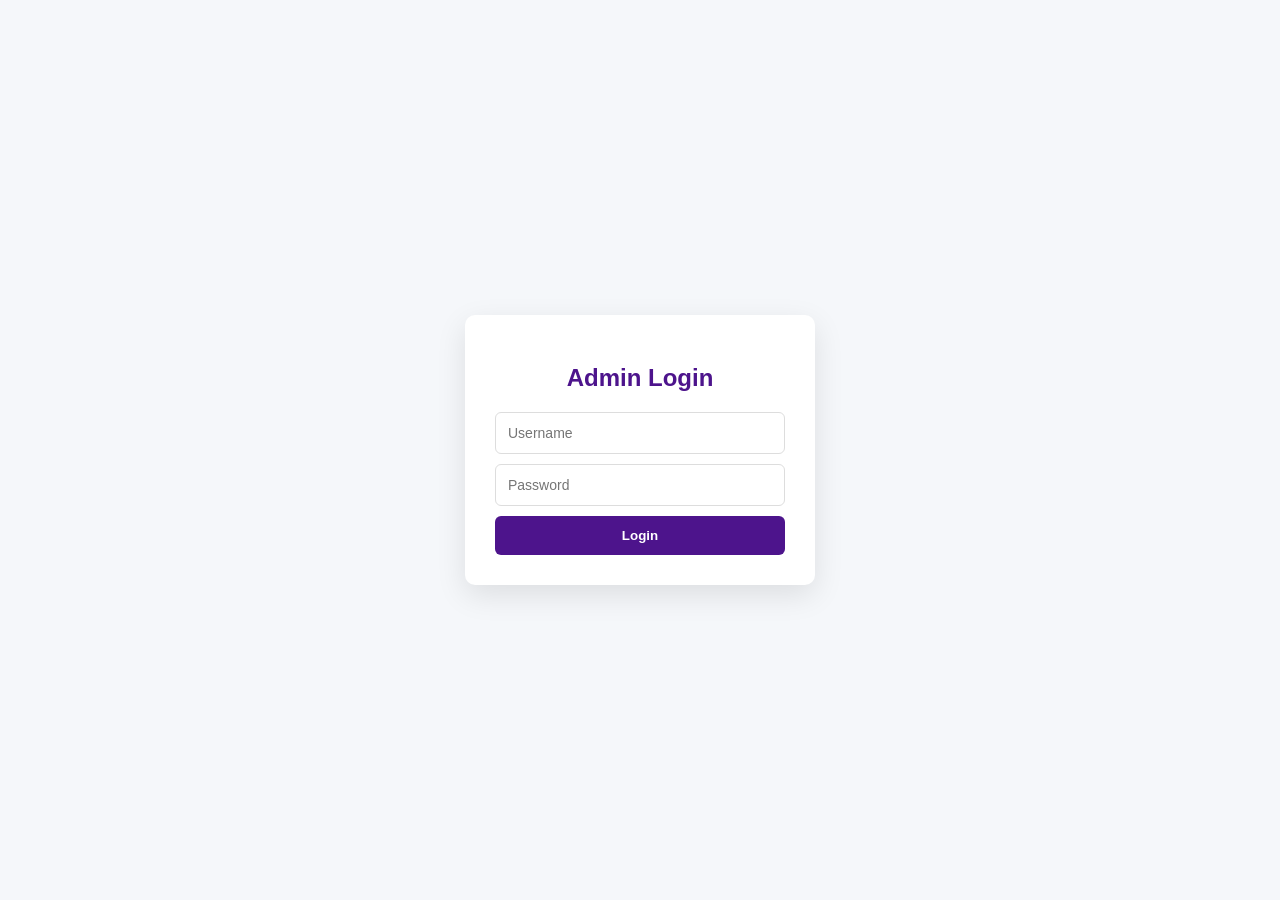
<file: asdmin.html>
<!DOCTYPE html>
<html lang="en">
<head>
<meta charset="UTF-8">
<meta name="viewport" content="width=device-width, initial-scale=1.0">
<title>Admin Dashboard</title>

<style>
* {
  box-sizing: border-box;
  font-family: 'Inter', Arial, sans-serif;
}

body {
  margin: 0;
  background: #f5f7fa;
}

/* LOGIN */
.login-container {
  display: flex;
  height: 100vh;
  justify-content: center;
  align-items: center;
}

.login-box {
  background: #fff;
  padding: 30px;
  border-radius: 10px;
  width: 100%;
  max-width: 350px;
  box-shadow: 0 10px 30px rgba(0,0,0,0.1);
}

.login-box h2 {
  text-align: center;
  margin-bottom: 20px;
  color: #4D148C;
}

/* DASHBOARD */
.dashboard {
  display: none;
  padding: 20px;
}

.header {
  background: #4D148C;
  color: #fff;
  padding: 15px;
  font-weight: bold;
  text-align: center;
  border-radius: 8px;
  margin-bottom: 20px;
}

/* GRID */
.grid {
  display: grid;
  grid-template-columns: 1fr 1fr;
  gap: 20px;
}

/* CARD */
.card {
  background: #fff;
  padding: 20px;
  border-radius: 10px;
  box-shadow: 0 4px 14px rgba(0,0,0,0.08);
}

.card h2 {
  margin-bottom: 15px;
  color: #4D148C;
}

/* INPUT */
input {
  width: 100%;
  padding: 12px;
  margin-bottom: 10px;
  border: 1px solid #ddd;
  border-radius: 6px;
  font-size: 14px;
}

/* BUTTON */
button {
  width: 100%;
  padding: 12px;
  border: none;
  background: #4D148C;
  color: #fff;
  font-weight: bold;
  border-radius: 6px;
  cursor: pointer;
  transition: 0.3s;
}

button:hover {
  background: #3a0f6f;
}

/* MOBILE */
@media(max-width: 768px) {
  .grid {
    grid-template-columns: 1fr;
  }
}

  table th, table td {
  padding: 10px;
  border-bottom: 1px solid #eee;
  text-align: left;
  font-size: 14px;
}

table tr:hover {
  background: #f9f9f9;
}
  /* SELECT DROPDOWN */
.select {
  width: 100%;
  padding: 12px;
  margin-bottom: 10px;
  border: 1px solid #ddd;
  border-radius: 6px;
  font-size: 14px;
  background: #fff;
  color: #333;
  cursor: pointer;

  /* remove ugly default styles */
  appearance: none;
  -webkit-appearance: none;
  -moz-appearance: none;

  /* custom arrow */
  background-image: url("data:image/svg+xml;utf8,<svg fill='%234D148C' height='20' viewBox='0 0 20 20' width='20' xmlns='http://www.w3.org/2000/svg'><path d='M5 7l5 5 5-5z'/></svg>");
  background-repeat: no-repeat;
  background-position: right 10px center;
  background-size: 16px;
}

/* HOVER */
.select:hover {
  border-color: #4D148C;
}

/* FOCUS */
.select:focus {
  outline: none;
  border-color: #4D148C;
  box-shadow: 0 0 0 2px rgba(77, 20, 140, 0.1);
}

/* MOBILE FIX */
@media(max-width: 768px) {
  .select {
    font-size: 16px;
  }
}

  .delete-btn {
  background: #ff4d4f;
  border: none;
  padding: 6px 12px;
  color: #fff; /* 🔥 change from black to white */
  border-radius: 5px;
  cursor: pointer;
  font-size: 13px;
}

.delete-btn:hover {
  background: #d9363e;
}
</style>
</head>

<body>

<!-- LOGIN -->
<div class="login-container" id="loginBox">
  <div class="login-box">
    <h2>Admin Login</h2>
    <input id="username" placeholder="Username">
    <input id="password" type="password" placeholder="Password">
    <button onclick="login()">Login</button>
  </div>
</div>

<!-- DASHBOARD -->
<div class="dashboard" id="dashboard">

  <div class="header">
  FedEx Admin Dashboard
  <button onclick="logout()" style="float:right;width:auto;padding:6px 12px;margin-left:10px;background:#FF6600;">
    Logout
  </button>
</div>

  <div class="grid">

    <!-- CREATE -->
    <div class="card">
      <h2>Create Shipment</h2>
      <input id="email" placeholder="Customer Email">
      <input id="from" placeholder="From">
      <input id="to" placeholder="To">
      <input id="estimated" placeholder="Estimated Delivery">
      <button onclick="create()">Create Shipment</button>
    </div>

    <!-- UPDATE -->
    <div class="card">
      <h2>Update Shipment</h2>
      <input id="track" placeholder="Tracking Number">
      
      <select id="status" class="select">
  <option>Shipment created</option>
  <option>In Transit</option>
  <option>Out for Delivery</option>
  <option>Delivered</option>
</select>
      <input id="location" placeholder="Current Location">
      <button onclick="update()">Update Shipment</button>
    </div>

  </div>
<div class="card" style="margin-top:20px;">
  <h2>All Shipments</h2>

  <div style="overflow-x:auto;">
    <table id="shipmentTable" style="width:100%;border-collapse:collapse;">
      <thead>
        <tr style="background:#4D148C;color:#fff;">
          <th style="padding:10px;">Tracking</th>
          <th>Email</th>
          <th>From</th>
          <th>To</th>
          <th>Status</th>
          <th>Location</th>
          <th>Estimated</th>
          <th>Action</th>
        </tr>
      </thead>
      <tbody></tbody>
    </table>
  </div>
</div>
</div>

<script>
const API = "https://xn--km-xqa.com/";
const TOKEN = "securetoken123";

// 🔐 CHECK LOGIN ON LOAD
window.onload = function() {
  const loggedIn = localStorage.getItem("admin_logged_in");

  if (loggedIn === "true") {
    showDashboard(); // ✅ CALL IT
  }
};
// 🔐 LOGIN
function login() {
  const user = document.getElementById("username").value;
  const pass = document.getElementById("password").value;

  if (user === "fedex-91usr" && pass === "delisi23") {
    localStorage.setItem("admin_logged_in", "true");
    showDashboard();
  } else {
    alert("Invalid login");
  }
}

// 🚪 LOGOUT
function logout() {
  localStorage.removeItem("admin_logged_in");
  location.reload();
}

// SHOW DASHBOARD

  function showDashboard() {
  document.getElementById("loginBox").style.display = "none";
  document.getElementById("dashboard").style.display = "block";

  loadShipments(); // 🔥 THIS WAS MISSING
}


// 📦 CREATE
async function create() {
  try {
    const res = await fetch(API + "create.php", {
      method: "POST",
      headers: {
        "Content-Type": "application/json",
        "Authorization": TOKEN
      },
      body: JSON.stringify({
        email: email.value,
        from: from.value,
        to: to.value,
        estimated: estimated.value
      })
    });

    const data = await res.json();

    if (data.tracking) {
  alert("✅ Tracking Created: " + data.tracking);
  loadShipments(); // 🔥 ADD THIS LINE
} else {
  alert("❌ Error creating shipment");
}

  } catch (err) {
    alert("Server error");
  }
}

// 🔄 UPDATE
async function update() {
  const tracking = document.getElementById("track").value;
  const statusVal = document.getElementById("status").value;
  const locationVal = document.getElementById("location").value;

  // 🔥 VALIDATION
  if (!tracking || !statusVal || !locationVal) {
    alert("❌ Please fill all fields");
    return;
  }

  try {
    const res = await fetch(API + "update.php", {
      method: "POST",
      headers: {
        "Content-Type": "application/json",
        "Authorization": TOKEN
      },
      body: JSON.stringify({
        tracking: tracking,
        status: statusVal,
        location: locationVal
      })
    });

    const text = await res.text();
    console.log("UPDATE RAW:", text);

    const data = JSON.parse(text);

    if (data.status === "updated") {
      alert("✅ Shipment Updated");
      loadShipments();
    } else {
      alert("❌ " + (data.error || "Update failed"));
    }

  } catch (err) {
    console.error(err);
    alert("Server error");
  }
}
</script>
<script>
// 📊 LOAD SHIPMENTS
async function loadShipments() {
  try {
    console.log("Fetching shipments...");

    const res = await fetch(API + "get_shipments.php");
    const text = await res.text();

    console.log("RAW RESPONSE:", text);

    const data = JSON.parse(text);

    const tbody = document.querySelector("#shipmentTable tbody");
    tbody.innerHTML = "";

  data.forEach(item => {
  tbody.innerHTML += `
    <tr>
      <td>${item.tracking}</td>
      <td>${item.email}</td>
      <td>${item.sender}</td>
      <td>${item.receiver}</td>
      <td>${item.status}</td>
      <td>${item.location}</td>
      <td>${item.estimated}</td>
      <td>
        <button class="delete-btn" onclick="deleteShipment('${item.tracking}')">
          Delete
        </button>
      </td>
    </tr>
  `;
});

  } catch (err) {
    console.error("ERROR:", err);
  }
}

  async function deleteShipment(tracking) {
  if (!confirm("⚠️ Are you sure you want to delete this shipment?")) return;

  try {
    const res = await fetch(API + "delete.php", {
      method: "POST",
      headers: {
        "Content-Type": "application/json",
        "Authorization": TOKEN
      },
      body: JSON.stringify({ tracking })
    });

    const data = await res.json();

    if (data.status === "deleted") {
      alert("✅ Shipment deleted");
      loadShipments();
    } else {
      alert("❌ " + (data.error || "Delete failed"));
    }

  } catch (err) {
    alert("Server error");
  }
}
</script>
</body>
</html>
</file>
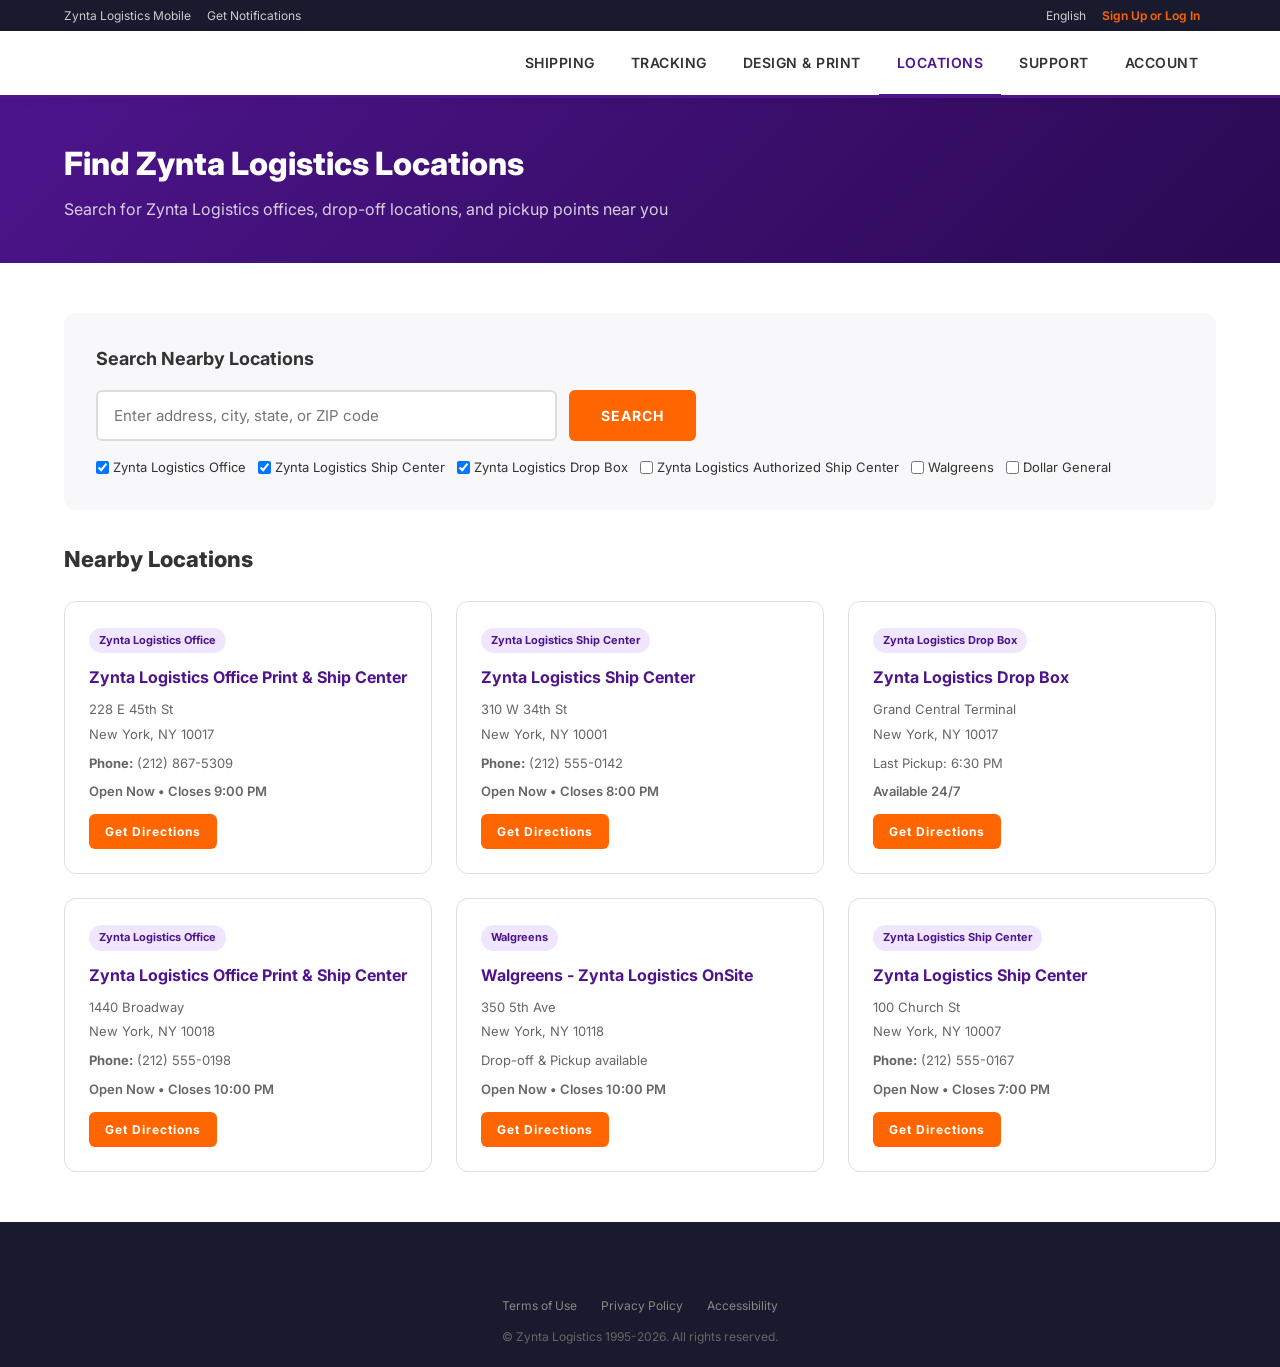
<file: locations.html>
<!DOCTYPE html>
<html lang="en">
<head>
  <meta charset="UTF-8">
  <meta name="viewport" content="width=device-width, initial-scale=1.0">
  <title>Find Locations | Zynta Logistics </title>
  <link rel="preconnect" href="https://fonts.googleapis.com">
  <link href="https://fonts.googleapis.com/css2?family=Inter:wght@400;500;600;700;800&display=swap" rel="stylesheet">
  <link rel="stylesheet" href="/styles.css">
</head>
<body>
  <div class="utility-bar">
    <div class="container utility-bar-inner">
      <div class="utility-links"><a href="#">Zynta Logistics  Mobile</a><a href="#">Get Notifications</a></div>
      <div class="utility-right"><a href="#">English</a><a href="/login.html">Sign Up or Log In</a></div>
    </div>
  </div>

  <header class="main-header">
    <div class="container header-inner">
      <a href="/" class="logo">
        <svg viewBox="0 0 200 60" width="140" height="42">
          <text x="5" y="42" font-family="Inter, sans-serif" font-weight="800" font-size="38" fill="#4D148C"></text>
          <text x="69" y="42" font-family="Inter, sans-serif" font-weight="800" font-size="38" fill="#FF6600"></text>
        </svg>
      </a>
      <nav class="main-nav">
        <a href="/shipping.html" class="nav-link">Shipping</a>
        <a href="/tracking.html" class="nav-link">Tracking</a>
        <a href="#" class="nav-link">Design & Print</a>
        <a href="/locations.html" class="nav-link" style="border-bottom-color:#4D148C;color:#4D148C;">Locations</a>
        <a href="/support.html" class="nav-link">Support</a>
        <a href="#" class="nav-link">Account</a>
      </nav>
      <button class="mobile-menu-btn" aria-label="Menu"><span></span><span></span><span></span></button>
    </div>
  </header>

  <div class="page-header">
    <div class="container">
      <h1>Find Zynta Logistics  Locations</h1>
      <p>Search for Zynta Logistics  offices, drop-off locations, and pickup points near you</p>
    </div>
  </div>

  <div class="page-content">
    <div class="container">
      <div class="location-search">
        <h3 style="font-size:18px;font-weight:700;margin-bottom:16px;">Search Nearby Locations</h3>
        <div class="location-search-inner">
          <input type="text" placeholder="Enter address, city, state, or ZIP code">
          <button class="btn-primary">SEARCH</button>
        </div>
        <div style="margin-top:16px;display:flex;gap:12px;flex-wrap:wrap;">
          <label style="font-size:13px;display:flex;align-items:center;gap:4px;cursor:pointer;">
            <input type="checkbox" checked> Zynta Logistics  Office
          </label>
          <label style="font-size:13px;display:flex;align-items:center;gap:4px;cursor:pointer;">
            <input type="checkbox" checked> Zynta Logistics  Ship Center
          </label>
          <label style="font-size:13px;display:flex;align-items:center;gap:4px;cursor:pointer;">
            <input type="checkbox" checked> Zynta Logistics  Drop Box
          </label>
          <label style="font-size:13px;display:flex;align-items:center;gap:4px;cursor:pointer;">
            <input type="checkbox"> Zynta Logistics  Authorized Ship Center
          </label>
          <label style="font-size:13px;display:flex;align-items:center;gap:4px;cursor:pointer;">
            <input type="checkbox"> Walgreens
          </label>
          <label style="font-size:13px;display:flex;align-items:center;gap:4px;cursor:pointer;">
            <input type="checkbox"> Dollar General
          </label>
        </div>
      </div>

      <h2 style="font-size:22px;font-weight:800;margin-bottom:24px;">Nearby Locations</h2>

      <div class="locations-list">
        <div class="location-card">
          <span class="location-type">Zynta Logistics  Office</span>
          <h3>Zynta Logistics  Office Print & Ship Center</h3>
          <p>228 E 45th St</p>
          <p>New York, NY 10017</p>
          <p style="margin-top:8px;font-size:13px;"><strong>Phone:</strong> (212) 867-5309</p>
          <p class="location-hours">Open Now &bull; Closes 9:00 PM</p>
          <div style="margin-top:12px;display:flex;gap:8px;">
            <a href="#" class="btn-primary" style="padding:8px 16px;font-size:12px;">Get Directions</a>
          </div>
        </div>
        <div class="location-card">
          <span class="location-type">Zynta Logistics  Ship Center</span>
          <h3>Zynta Logistics  Ship Center</h3>
          <p>310 W 34th St</p>
          <p>New York, NY 10001</p>
          <p style="margin-top:8px;font-size:13px;"><strong>Phone:</strong> (212) 555-0142</p>
          <p class="location-hours">Open Now &bull; Closes 8:00 PM</p>
          <div style="margin-top:12px;display:flex;gap:8px;">
            <a href="#" class="btn-primary" style="padding:8px 16px;font-size:12px;">Get Directions</a>
          </div>
        </div>
        <div class="location-card">
          <span class="location-type">Zynta Logistics  Drop Box</span>
          <h3>Zynta Logistics  Drop Box</h3>
          <p>Grand Central Terminal</p>
          <p>New York, NY 10017</p>
          <p style="margin-top:8px;font-size:13px;">Last Pickup: 6:30 PM</p>
          <p class="location-hours">Available 24/7</p>
          <div style="margin-top:12px;display:flex;gap:8px;">
            <a href="#" class="btn-primary" style="padding:8px 16px;font-size:12px;">Get Directions</a>
          </div>
        </div>
        <div class="location-card">
          <span class="location-type">Zynta Logistics  Office</span>
          <h3>Zynta Logistics  Office Print & Ship Center</h3>
          <p>1440 Broadway</p>
          <p>New York, NY 10018</p>
          <p style="margin-top:8px;font-size:13px;"><strong>Phone:</strong> (212) 555-0198</p>
          <p class="location-hours">Open Now &bull; Closes 10:00 PM</p>
          <div style="margin-top:12px;display:flex;gap:8px;">
            <a href="#" class="btn-primary" style="padding:8px 16px;font-size:12px;">Get Directions</a>
          </div>
        </div>
        <div class="location-card">
          <span class="location-type">Walgreens</span>
          <h3>Walgreens - Zynta Logistics  OnSite</h3>
          <p>350 5th Ave</p>
          <p>New York, NY 10118</p>
          <p style="margin-top:8px;font-size:13px;">Drop-off & Pickup available</p>
          <p class="location-hours">Open Now &bull; Closes 10:00 PM</p>
          <div style="margin-top:12px;display:flex;gap:8px;">
            <a href="#" class="btn-primary" style="padding:8px 16px;font-size:12px;">Get Directions</a>
          </div>
        </div>
        <div class="location-card">
          <span class="location-type">Zynta Logistics  Ship Center</span>
          <h3>Zynta Logistics  Ship Center</h3>
          <p>100 Church St</p>
          <p>New York, NY 10007</p>
          <p style="margin-top:8px;font-size:13px;"><strong>Phone:</strong> (212) 555-0167</p>
          <p class="location-hours">Open Now &bull; Closes 7:00 PM</p>
          <div style="margin-top:12px;display:flex;gap:8px;">
            <a href="#" class="btn-primary" style="padding:8px 16px;font-size:12px;">Get Directions</a>
          </div>
        </div>
      </div>
    </div>
  </div>

  <footer class="main-footer">
    <div class="container">
      <div class="footer-bottom" style="border-top:none;">
        <div class="footer-bottom-links">
          <a href="#">Terms of Use</a><a href="#">Privacy Policy</a><a href="#">Accessibility</a>
        </div>
        <p>&copy; Zynta Logistics  1995-2026. All rights reserved.</p>
      </div>
    </div>
  </footer>
  <script src="/app.js"></script>
  <!-- Smartsupp Live Chat script -->
<script type="text/javascript">
var _smartsupp = _smartsupp || {};
_smartsupp.key = '3ca1d7cc2397fbb6b801334f2cdfad28af763ad4';
window.smartsupp||(function(d) {
  var s,c,o=smartsupp=function(){ o._.push(arguments)};o._=[];
  s=d.getElementsByTagName('script')[0];c=d.createElement('script');
  c.type='text/javascript';c.charset='utf-8';c.async=true;
  c.src='https://www.smartsuppchat.com/loader.js?';s.parentNode.insertBefore(c,s);
})(document);
</script>
<noscript>Powered by <a href="https://www.smartsupp.com" target="_blank">Smartsupp</a></noscript>

</body>
</html>
</file>
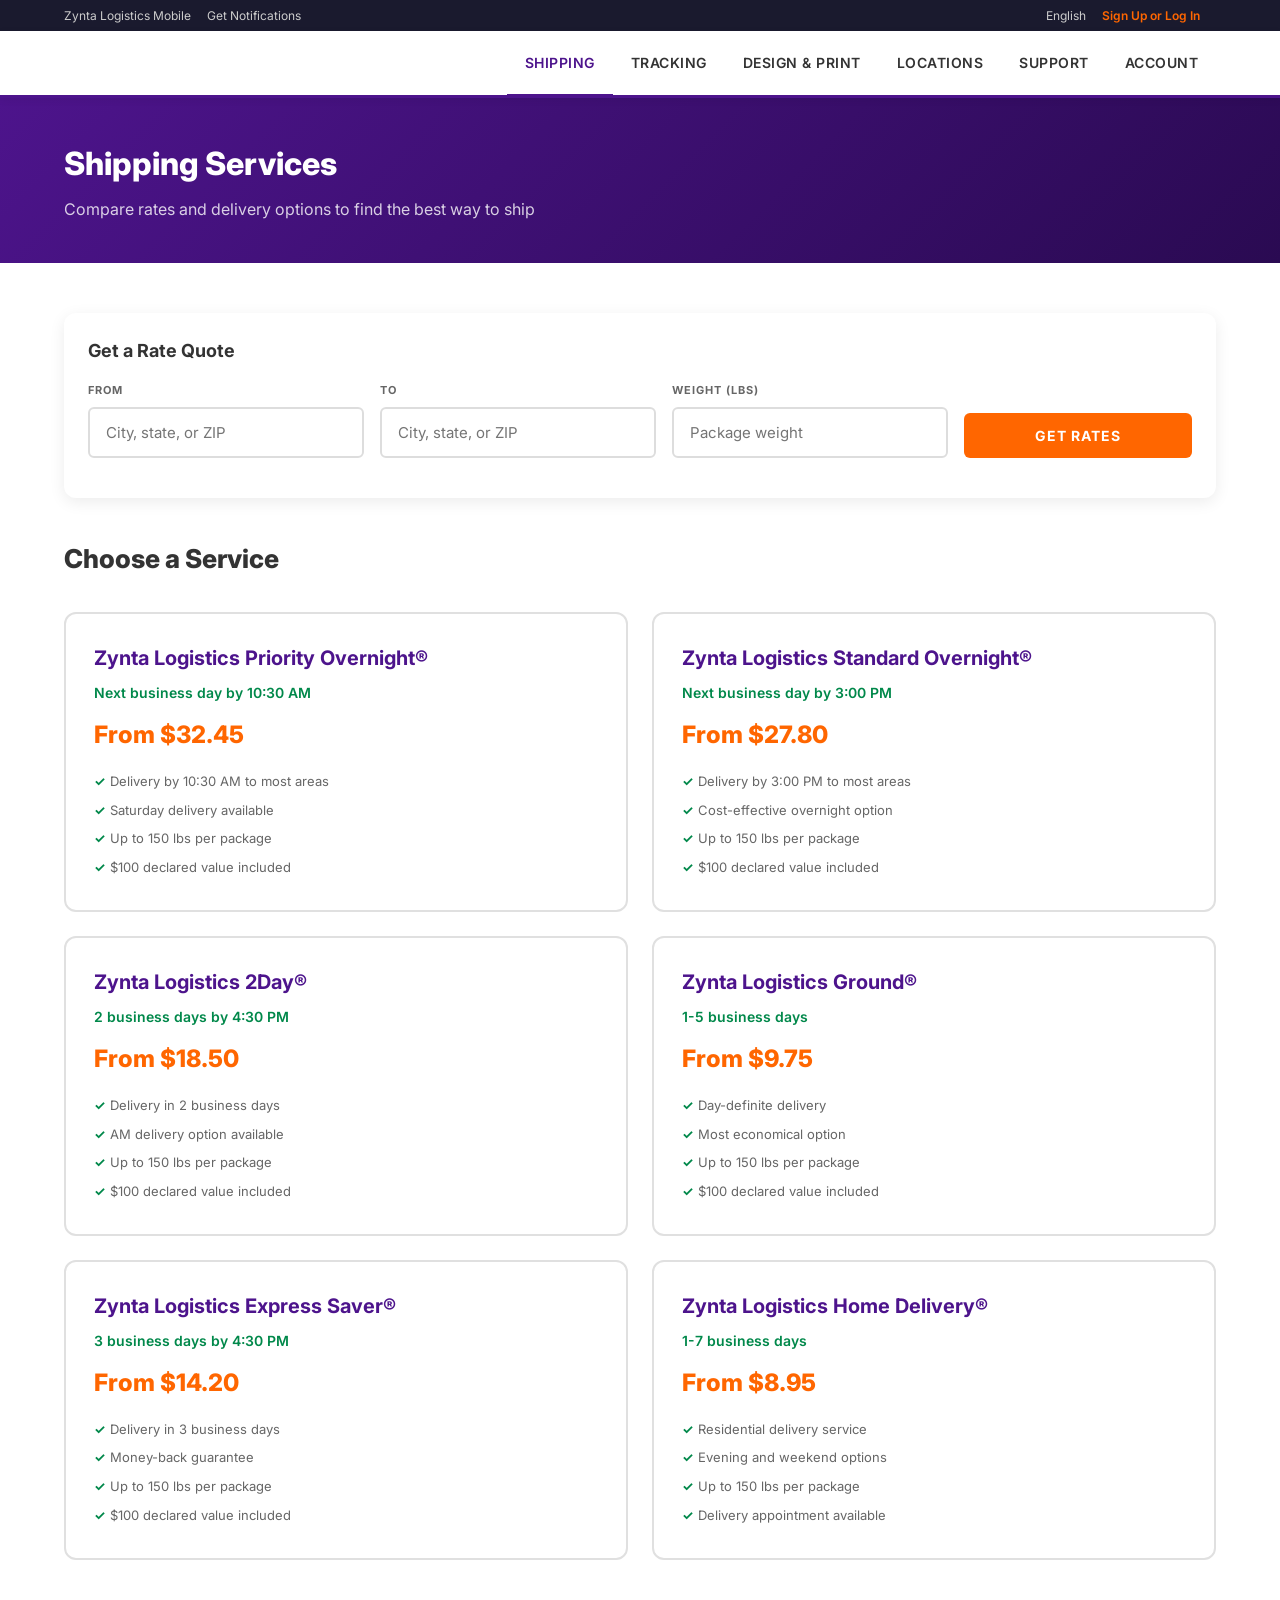
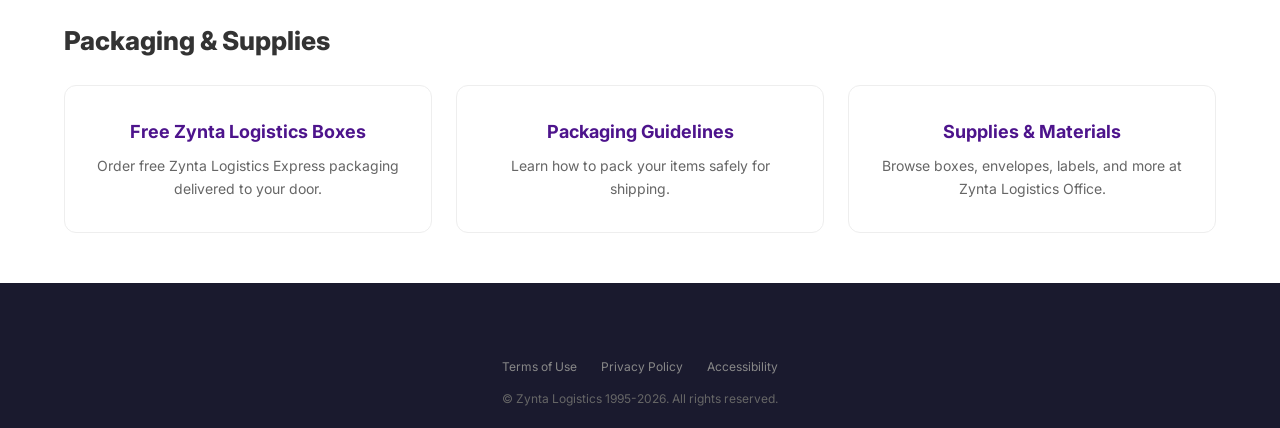
<file: shipping.html>
<!DOCTYPE html>
<html lang="en">
<head>
  <meta charset="UTF-8">
  <meta name="viewport" content="width=device-width, initial-scale=1.0">
  <title>Shipping Services | Zynta Logistics </title>
  <link rel="preconnect" href="https://fonts.googleapis.com">
  <link href="https://fonts.googleapis.com/css2?family=Inter:wght@400;500;600;700;800&display=swap" rel="stylesheet">
  <link rel="stylesheet" href="/styles.css">

</head>
<body>
  <div class="utility-bar">
    <div class="container utility-bar-inner">
      <div class="utility-links"><a href="#">Zynta Logistics  Mobile</a><a href="#">Get Notifications</a></div>
      <div class="utility-right"><a href="#">English</a><a href="/login.html">Sign Up or Log In</a></div>
    </div>
  </div>

  <header class="main-header">
    <div class="container header-inner">
     <a href="/" class="logo">
        <svg viewBox="0 0 200 60" width="140" height="42">
          <text x="5" y="42" font-family="Inter, sans-serif" font-weight="800" font-size="38" fill="#4D148C"></text>
          <text x="69" y="42" font-family="Inter, sans-serif" font-weight="800" font-size="38" fill="#FF6600"></text>
        </svg>
      </a>
      <nav class="main-nav">
        <a href="/shipping.html" class="nav-link" style="border-bottom-color:#4D148C;color:#4D148C;">Shipping</a>
        <a href="/tracking.html" class="nav-link">Tracking</a>
        <a href="#" class="nav-link">Design & Print</a>
        <a href="/locations.html" class="nav-link">Locations</a>
        <a href="/support.html" class="nav-link">Support</a>
        <a href="#" class="nav-link">Account</a>
      </nav>
      <button class="mobile-menu-btn" aria-label="Menu"><span></span><span></span><span></span></button>
    </div>
  </header>

  <div class="page-header">
    <div class="container">
      <h1>Shipping Services</h1>
      <p>Compare rates and delivery options to find the best way to ship</p>
    </div>
  </div>

  <div class="page-content">
    <div class="container">
      <!-- Rate Calculator -->
      <div class="tracking-box" style="box-shadow: 0 4px 16px rgba(0,0,0,0.08); margin-bottom: 40px;">
        <div class="tracking-form" style="display:block;">
          <h3 style="font-size:18px;font-weight:700;margin-bottom:16px;">Get a Rate Quote</h3>
          <div class="ship-row">
            <div class="ship-field">
              <label>FROM</label>
              <input type="text" placeholder="City, state, or ZIP">
            </div>
            <div class="ship-field">
              <label>TO</label>
              <input type="text" placeholder="City, state, or ZIP">
            </div>
            <div class="ship-field">
              <label>WEIGHT (LBS)</label>
              <input type="text" placeholder="Package weight">
            </div>
            <div class="ship-field" style="display:flex;align-items:flex-end;">
              <button class="btn-primary" style="width:100%;">GET RATES</button>
            </div>
          </div>
        </div>
      </div>

      <h2 style="font-size:26px;font-weight:800;margin-bottom:24px;">Choose a Service</h2>

      <div class="shipping-options">
        <div class="shipping-option">
          <h3>Zynta Logistics  Priority Overnight&reg;</h3>
          <div class="delivery">Next business day by 10:30 AM</div>
          <div class="price">From $32.45</div>
          <ul>
            <li>Delivery by 10:30 AM to most areas</li>
            <li>Saturday delivery available</li>
            <li>Up to 150 lbs per package</li>
            <li>$100 declared value included</li>
          </ul>
        </div>
        <div class="shipping-option">
          <h3>Zynta Logistics  Standard Overnight&reg;</h3>
          <div class="delivery">Next business day by 3:00 PM</div>
          <div class="price">From $27.80</div>
          <ul>
            <li>Delivery by 3:00 PM to most areas</li>
            <li>Cost-effective overnight option</li>
            <li>Up to 150 lbs per package</li>
            <li>$100 declared value included</li>
          </ul>
        </div>
        <div class="shipping-option">
          <h3>Zynta Logistics  2Day&reg;</h3>
          <div class="delivery">2 business days by 4:30 PM</div>
          <div class="price">From $18.50</div>
          <ul>
            <li>Delivery in 2 business days</li>
            <li>AM delivery option available</li>
            <li>Up to 150 lbs per package</li>
            <li>$100 declared value included</li>
          </ul>
        </div>
        <div class="shipping-option">
          <h3>Zynta Logistics  Ground&reg;</h3>
          <div class="delivery">1-5 business days</div>
          <div class="price">From $9.75</div>
          <ul>
            <li>Day-definite delivery</li>
            <li>Most economical option</li>
            <li>Up to 150 lbs per package</li>
            <li>$100 declared value included</li>
          </ul>
        </div>
        <div class="shipping-option">
          <h3>Zynta Logistics  Express Saver&reg;</h3>
          <div class="delivery">3 business days by 4:30 PM</div>
          <div class="price">From $14.20</div>
          <ul>
            <li>Delivery in 3 business days</li>
            <li>Money-back guarantee</li>
            <li>Up to 150 lbs per package</li>
            <li>$100 declared value included</li>
          </ul>
        </div>
        <div class="shipping-option">
          <h3>Zynta Logistics  Home Delivery&reg;</h3>
          <div class="delivery">1-7 business days</div>
          <div class="price">From $8.95</div>
          <ul>
            <li>Residential delivery service</li>
            <li>Evening and weekend options</li>
            <li>Up to 150 lbs per package</li>
            <li>Delivery appointment available</li>
          </ul>
        </div>
      </div>

      <!-- Packaging Section -->
      <div style="margin-top:60px;">
        <h2 style="font-size:26px;font-weight:800;margin-bottom:24px;">Packaging & Supplies</h2>
        <div class="actions-grid" style="grid-template-columns:repeat(3,1fr);">
          <div class="action-card">
            <h3 style="color:#4D148C;">Free Zynta Logistics  Boxes</h3>
            <p>Order free Zynta Logistics  Express packaging delivered to your door.</p>
          </div>
          <div class="action-card">
            <h3 style="color:#4D148C;">Packaging Guidelines</h3>
            <p>Learn how to pack your items safely for shipping.</p>
          </div>
          <div class="action-card">
            <h3 style="color:#4D148C;">Supplies & Materials</h3>
            <p>Browse boxes, envelopes, labels, and more at Zynta Logistics  Office.</p>
          </div>
        </div>
      </div>
    </div>
  </div>

  <footer class="main-footer">
    <div class="container">
      <div class="footer-bottom" style="border-top:none;">
        <div class="footer-bottom-links">
          <a href="#">Terms of Use</a><a href="#">Privacy Policy</a><a href="#">Accessibility</a>
        </div>
        <p>&copy; Zynta Logistics  1995-2026. All rights reserved.</p>
      </div>
    </div>
  </footer>
  <script src="/app.js"></script>
  <!-- Smartsupp Live Chat script -->
<script type="text/javascript">
var _smartsupp = _smartsupp || {};
_smartsupp.key = '3ca1d7cc2397fbb6b801334f2cdfad28af763ad4';
window.smartsupp||(function(d) {
  var s,c,o=smartsupp=function(){ o._.push(arguments)};o._=[];
  s=d.getElementsByTagName('script')[0];c=d.createElement('script');
  c.type='text/javascript';c.charset='utf-8';c.async=true;
  c.src='https://www.smartsuppchat.com/loader.js?';s.parentNode.insertBefore(c,s);
})(document);
</script>
<noscript>Powered by <a href="https://www.smartsupp.com" target="_blank">Smartsupp</a></noscript>

</body>
</html>
</file>
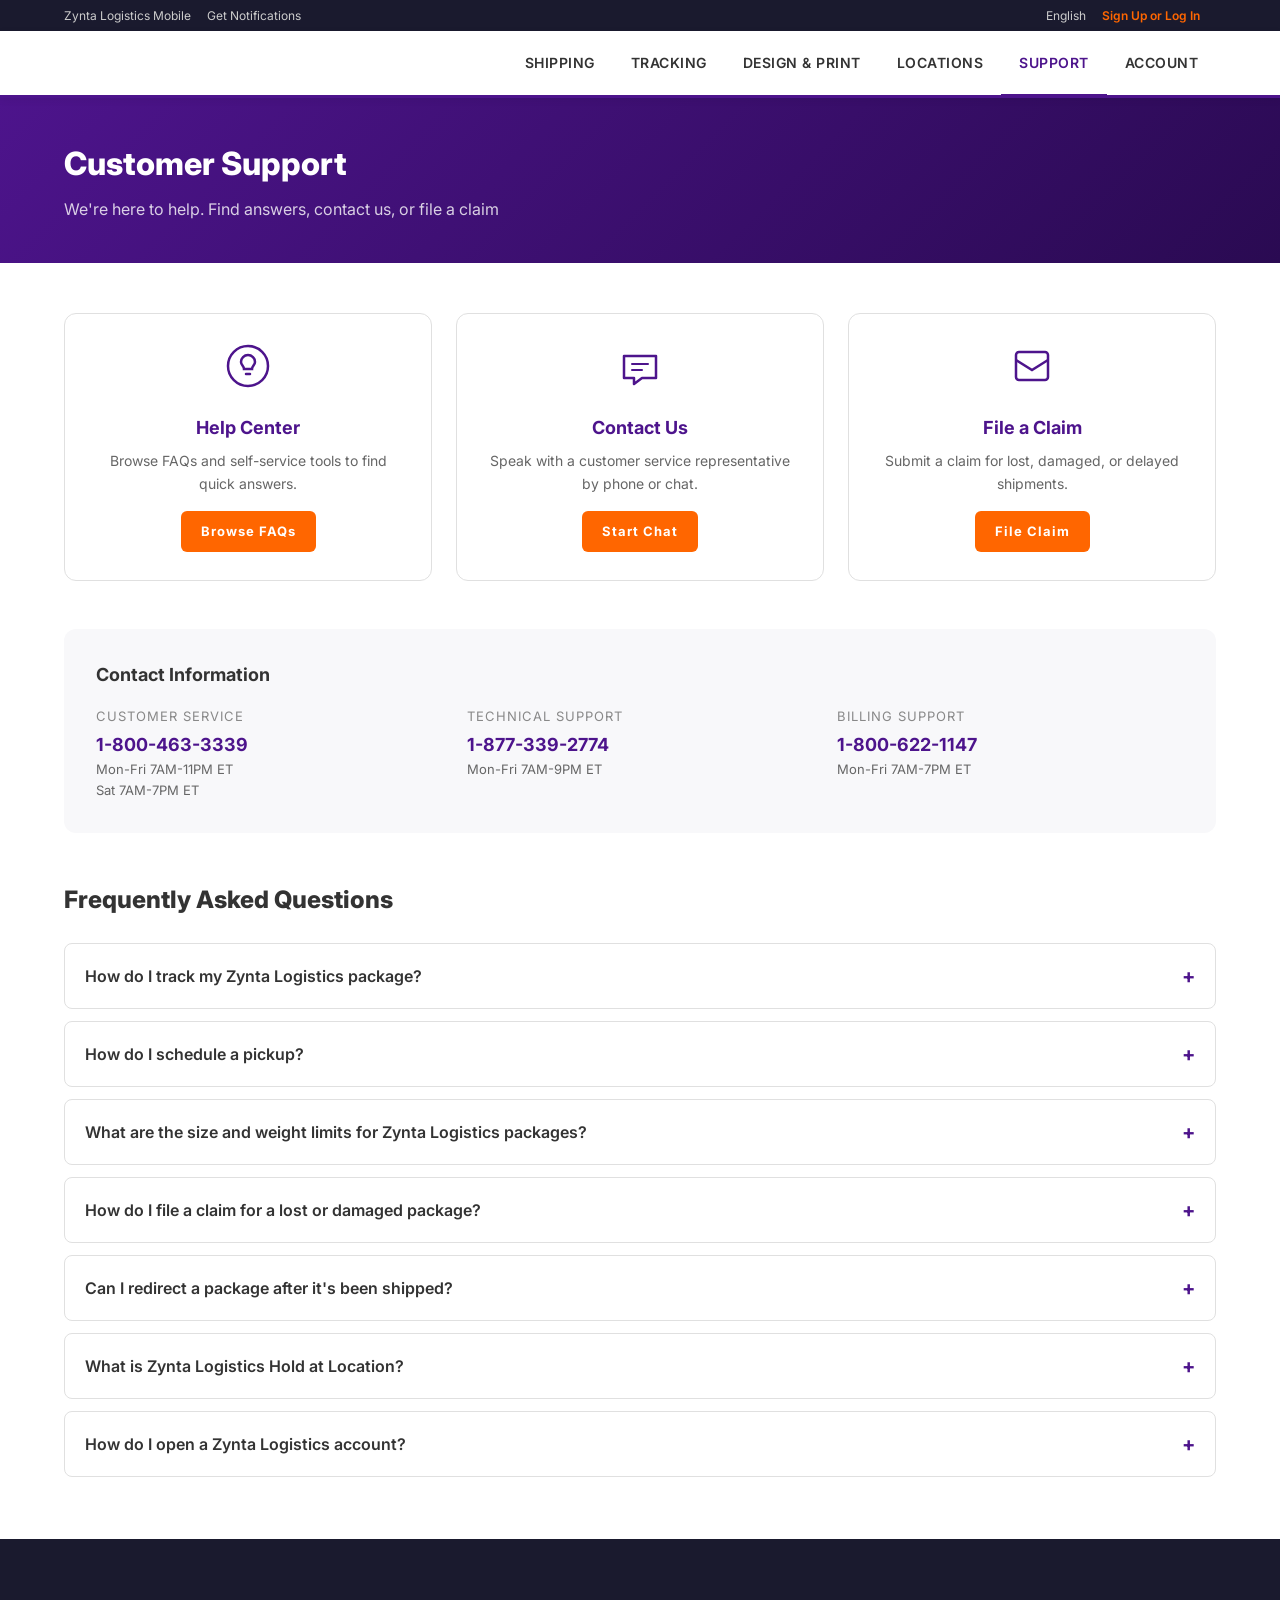
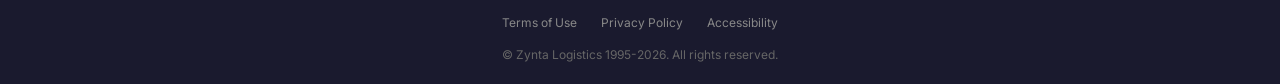
<file: support.html>
<!DOCTYPE html>
<html lang="en">
<head>
  <meta charset="UTF-8">
  <meta name="viewport" content="width=device-width, initial-scale=1.0">
  <title>Customer Support | Zynta Logistics </title>
  <link rel="preconnect" href="https://fonts.googleapis.com">
  <link href="https://fonts.googleapis.com/css2?family=Inter:wght@400;500;600;700;800&display=swap" rel="stylesheet">
  <link rel="stylesheet" href="/styles.css">
</head>
<body>
  <div class="utility-bar">
    <div class="container utility-bar-inner">
      <div class="utility-links"><a href="#">Zynta Logistics  Mobile</a><a href="#">Get Notifications</a></div>
      <div class="utility-right"><a href="#">English</a><a href="/login.html">Sign Up or Log In</a></div>
    </div>
  </div>

  <header class="main-header">
    <div class="container header-inner">
      <a href="/" class="logo">
        <svg viewBox="0 0 200 60" width="140" height="42">
          <text x="5" y="42" font-family="Inter, sans-serif" font-weight="800" font-size="38" fill="#4D148C"></text>
          <text x="69" y="42" font-family="Inter, sans-serif" font-weight="800" font-size="38" fill="#FF6600"></text>
        </svg>
      </a>
      <nav class="main-nav">
        <a href="/shipping.html" class="nav-link">Shipping</a>
        <a href="/tracking.html" class="nav-link">Tracking</a>
        <a href="#" class="nav-link">Design & Print</a>
        <a href="/locations.html" class="nav-link">Locations</a>
        <a href="/support.html" class="nav-link" style="border-bottom-color:#4D148C;color:#4D148C;">Support</a>
        <a href="#" class="nav-link">Account</a>
      </nav>
      <button class="mobile-menu-btn" aria-label="Menu"><span></span><span></span><span></span></button>
    </div>
  </header>

  <div class="page-header">
    <div class="container">
      <h1>Customer Support</h1>
      <p>We're here to help. Find answers, contact us, or file a claim</p>
    </div>
  </div>

  <div class="page-content">
    <div class="container">
      <div class="support-grid">
        <div class="support-card">
          <svg width="48" height="48" viewBox="0 0 48 48" fill="none">
            <circle cx="24" cy="24" r="20" stroke="#4D148C" stroke-width="2.5"/>
            <path d="M17 20C17 16.134 20.134 13 24 13C27.866 13 31 16.134 31 20C31 23 28 24 28 27H20C20 24 17 23 17 20Z" stroke="#4D148C" stroke-width="2.5"/>
            <line x1="22" y1="32" x2="26" y2="32" stroke="#4D148C" stroke-width="2.5" stroke-linecap="round"/>
          </svg>
          <h3>Help Center</h3>
          <p>Browse FAQs and self-service tools to find quick answers.</p>
          <a href="#faq" class="btn-primary" style="display:inline-block;padding:10px 20px;font-size:13px;">Browse FAQs</a>
        </div>
        <div class="support-card">
          <svg width="48" height="48" viewBox="0 0 48 48" fill="none">
            <path d="M8 14H40V36H26L18 42V36H8V14Z" stroke="#4D148C" stroke-width="2.5" stroke-linejoin="round"/>
            <line x1="16" y1="22" x2="32" y2="22" stroke="#4D148C" stroke-width="2" stroke-linecap="round"/>
            <line x1="16" y1="28" x2="26" y2="28" stroke="#4D148C" stroke-width="2" stroke-linecap="round"/>
          </svg>
          <h3>Contact Us</h3>
          <p>Speak with a customer service representative by phone or chat.</p>
          <a href="#" class="btn-primary" style="display:inline-block;padding:10px 20px;font-size:13px;">Start Chat</a>
        </div>
        <div class="support-card">
          <svg width="48" height="48" viewBox="0 0 48 48" fill="none">
            <rect x="8" y="10" width="32" height="28" rx="3" stroke="#4D148C" stroke-width="2.5"/>
            <path d="M8 18L24 28L40 18" stroke="#4D148C" stroke-width="2.5"/>
          </svg>
          <h3>File a Claim</h3>
          <p>Submit a claim for lost, damaged, or delayed shipments.</p>
          <a href="#" class="btn-primary" style="display:inline-block;padding:10px 20px;font-size:13px;">File Claim</a>
        </div>
      </div>

      <div style="margin-top:48px;background:#f8f8fa;border-radius:12px;padding:32px;">
        <h3 style="font-size:18px;font-weight:700;margin-bottom:16px;">Contact Information</h3>
        <div style="display:grid;grid-template-columns:repeat(3,1fr);gap:24px;">
          <div>
            <div style="font-size:13px;color:#888;text-transform:uppercase;letter-spacing:1px;margin-bottom:4px;">Customer Service</div>
            <div style="font-size:18px;font-weight:700;color:#4D148C;">1-800-463-3339</div>
            <div style="font-size:13px;color:#666;">Mon-Fri 7AM-11PM ET<br>Sat 7AM-7PM ET</div>
          </div>
          <div>
            <div style="font-size:13px;color:#888;text-transform:uppercase;letter-spacing:1px;margin-bottom:4px;">Technical Support</div>
            <div style="font-size:18px;font-weight:700;color:#4D148C;">1-877-339-2774</div>
            <div style="font-size:13px;color:#666;">Mon-Fri 7AM-9PM ET</div>
          </div>
          <div>
            <div style="font-size:13px;color:#888;text-transform:uppercase;letter-spacing:1px;margin-bottom:4px;">Billing Support</div>
            <div style="font-size:18px;font-weight:700;color:#4D148C;">1-800-622-1147</div>
            <div style="font-size:13px;color:#666;">Mon-Fri 7AM-7PM ET</div>
          </div>
        </div>
      </div>

      <div class="faq-section" id="faq">
        <h2>Frequently Asked Questions</h2>
        <div class="faq-item">
          <div class="faq-question">How do I track my Zynta Logistics  package?</div>
          <div class="faq-answer">You can track your package by entering your tracking number on our <a href="/tracking.html" style="color:#4D148C;font-weight:600;">tracking page</a>. You'll find real-time updates on your shipment's location and estimated delivery date. You can also track via the Zynta Logistics  mobile app or by calling 1-800-463-3339.</div>
        </div>
        <div class="faq-item">
          <div class="faq-question">How do I schedule a pickup?</div>
          <div class="faq-answer">Log in to your Zynta Logistics  account and navigate to "Schedule a Pickup." You can choose a one-time or recurring pickup at your location. Pickups can be scheduled for the same day (before cutoff) or future dates. There may be a fee depending on your account type.</div>
        </div>
        <div class="faq-item">
          <div class="faq-question">What are the size and weight limits for Zynta Logistics  packages?</div>
          <div class="faq-answer">Zynta Logistics  Express and Zynta Logistics  Ground packages can weigh up to 150 lbs. Maximum dimensions are 108" in length and 165" in length plus girth. For larger shipments, consider Zynta Logistics  Freight for LTL (less-than-truckload) options.</div>
        </div>
        <div class="faq-item">
          <div class="faq-question">How do I file a claim for a lost or damaged package?</div>
          <div class="faq-answer">You can file a claim online through your Zynta Logistics  account or by calling 1-800-463-3339. Claims for damage must be filed within 60 days and claims for loss within 9 months. You'll need your tracking number, proof of value, and photos of damage if applicable.</div>
        </div>
        <div class="faq-item">
          <div class="faq-question">Can I redirect a package after it's been shipped?</div>
          <div class="faq-answer">Yes, with Zynta Logistics  Delivery Manager you can redirect packages, request to hold at a Zynta Logistics  location, provide delivery instructions, or schedule a specific delivery date. Sign up for free at Zynta Logistics .com to access these features.</div>
        </div>
        <div class="faq-item">
          <div class="faq-question">What is Zynta Logistics  Hold at Location?</div>
          <div class="faq-answer">Zynta Logistics  Hold at Location allows you to have your package held at a nearby Zynta Logistics  office, Walgreens, Dollar General, or other partner location for pickup at your convenience. You can set this up through Zynta Logistics  Delivery Manager or by contacting customer service.</div>
        </div>
        <div class="faq-item">
          <div class="faq-question">How do I open a Zynta Logistics  account?</div>
          <div class="faq-answer">You can open a Zynta Logistics  account online for free at Zynta Logistics .com. Business accounts provide access to discounted rates (up to 45% off), invoice billing, account management tools, and detailed shipping reports. Visit our <a href="/login.html" style="color:#4D148C;font-weight:600;">sign up page</a> to get started.</div>
        </div>
      </div>
    </div>
  </div>

  <footer class="main-footer">
    <div class="container">
      <div class="footer-bottom" style="border-top:none;">
        <div class="footer-bottom-links">
          <a href="#">Terms of Use</a><a href="#">Privacy Policy</a><a href="#">Accessibility</a>
        </div>
        <p>&copy; Zynta Logistics  1995-2026. All rights reserved.</p>
      </div>
    </div>
  </footer>
  <script src="/app.js"></script>
  <!-- Smartsupp Live Chat script -->
<script type="text/javascript">
var _smartsupp = _smartsupp || {};
_smartsupp.key = '3ca1d7cc2397fbb6b801334f2cdfad28af763ad4';
window.smartsupp||(function(d) {
  var s,c,o=smartsupp=function(){ o._.push(arguments)};o._=[];
  s=d.getElementsByTagName('script')[0];c=d.createElement('script');
  c.type='text/javascript';c.charset='utf-8';c.async=true;
  c.src='https://www.smartsuppchat.com/loader.js?';s.parentNode.insertBefore(c,s);
})(document);
</script>
<noscript>Powered by <a href="https://www.smartsupp.com" target="_blank">Smartsupp</a></noscript>

</body>
</html>
</file>
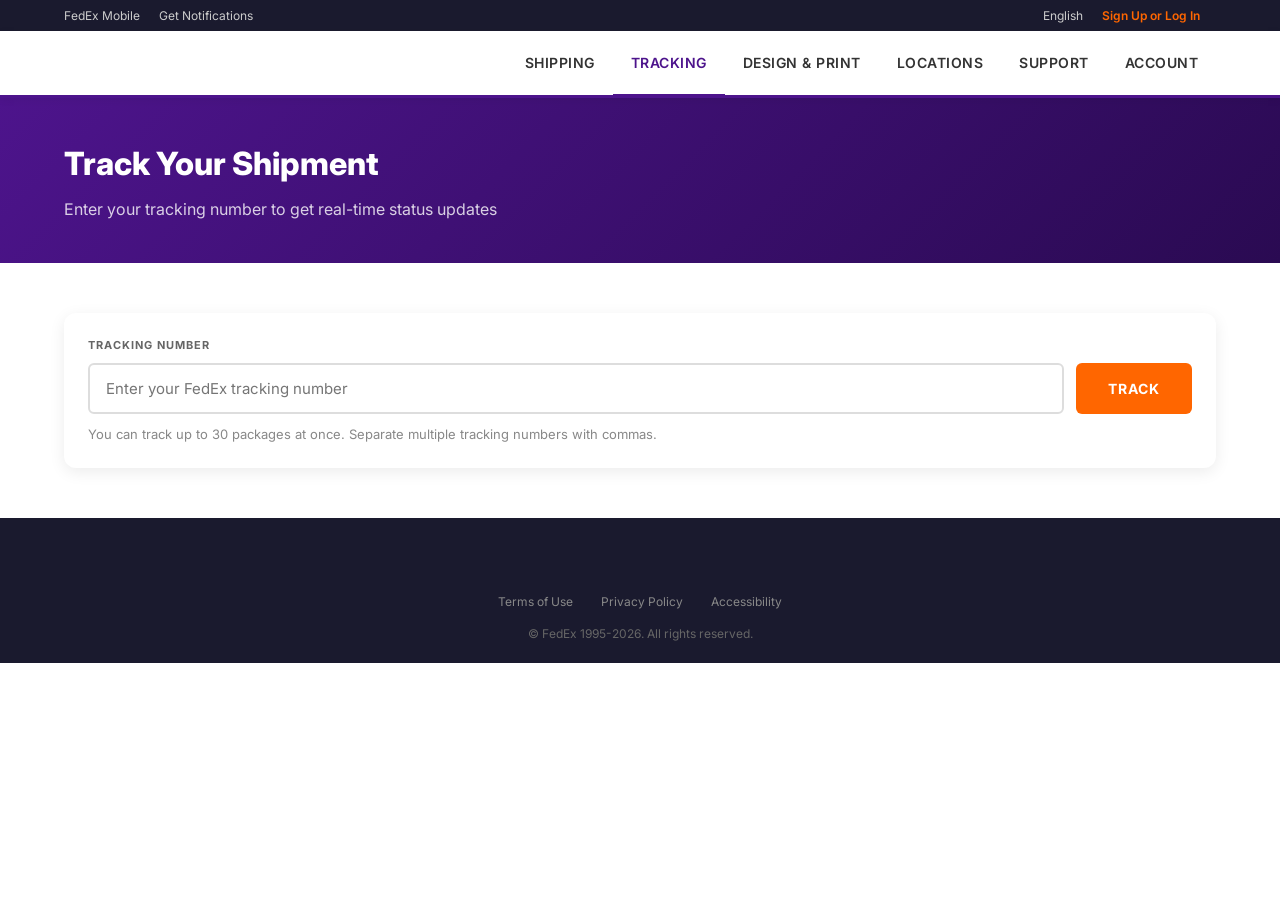
<file: tracking.html>
<!DOCTYPE html>
<html lang="en">
<head>
  <meta charset="UTF-8">
  <meta name="viewport" content="width=device-width, initial-scale=1.0">
  <title>Track Your Package | FedEx</title>
  <link rel="preconnect" href="https://fonts.googleapis.com">
  <link href="https://fonts.googleapis.com/css2?family=Inter:wght@400;500;600;700;800&display=swap" rel="stylesheet">
  <link rel="stylesheet" href="/styles.css">
</head>
<body>
  <!-- Top Utility Bar -->
  <div class="utility-bar">
    <div class="container utility-bar-inner">
      <div class="utility-links">
        <a href="#">FedEx Mobile</a>
        <a href="#">Get Notifications</a>
      </div>
      <div class="utility-right">
        <a href="#">English</a>
        <a href="/login.html">Sign Up or Log In</a>
      </div>
    </div>
  </div>

  <header class="main-header">
    <div class="container header-inner">
      <a href="/" class="logo">
        <svg viewBox="0 0 200 60" width="140" height="42">
          <text x="5" y="42" font-family="Inter, sans-serif" font-weight="800" font-size="38" fill="#4D148C"></text>
          <text x="69" y="42" font-family="Inter, sans-serif" font-weight="800" font-size="38" fill="#FF6600"></text>
        </svg>
      </a>
      <nav class="main-nav">
        <a href="/shipping.html" class="nav-link">Shipping</a>
        <a href="/tracking.html" class="nav-link" style="border-bottom-color:#4D148C;color:#4D148C;">Tracking</a>
        <a href="#" class="nav-link">Design & Print</a>
        <a href="/locations.html" class="nav-link">Locations</a>
        <a href="/support.html" class="nav-link">Support</a>
        <a href="#" class="nav-link">Account</a>
      </nav>
      <button class="mobile-menu-btn" aria-label="Menu">
        <span></span><span></span><span></span>
      </button>
    </div>
  </header>

  <div class="page-header">
    <div class="container">
      <h1>Track Your Shipment</h1>
      <p>Enter your tracking number to get real-time status updates</p>
    </div>
  </div>

  <div class="page-content">
    <div class="container">
      <div class="tracking-box" style="box-shadow: 0 4px 16px rgba(0,0,0,0.08);">
        <div class="tracking-form" style="display:block;">
          <label for="track-input">TRACKING NUMBER</label>
          <div class="tracking-input-group">
            <input type="text" id="track-input" placeholder="Enter your FedEx tracking number">
            <button class="btn-primary" onclick="showTrackingResult()">TRACK</button>
          </div>
          <p style="font-size:13px;color:#888;margin-top:10px;">You can track up to 30 packages at once. Separate multiple tracking numbers with commas.</p>
        </div>
      </div>

      <div class="tracking-result" id="tracking-result" style="display:none;">
        <div style="display:flex;justify-content:space-between;align-items:flex-start;flex-wrap:wrap;gap:16px;">
          <div>
            <h3 style="font-size:20px;color:#4D148C;margin-bottom:4px;">Tracking Number: 7489 2084 3920 0194</h3>
            <p style="font-size:14px;color:#666;">FedEx Express &mdash; Estimated Delivery: Tomorrow by 10:30 AM</p>
          </div>
          <div style="text-align:right;">
            <span style="display:inline-block;background:#FF6600;color:#fff;padding:6px 16px;border-radius:20px;font-size:13px;font-weight:700;">In Transit</span>
          </div>
        </div>

        <div style="background:#fff;border-radius:8px;padding:20px;margin-top:20px;">
          <div style="display:flex;justify-content:space-between;margin-bottom:24px;flex-wrap:wrap;gap:16px;">
            <div>
              <div style="font-size:12px;color:#888;text-transform:uppercase;letter-spacing:1px;">From</div>
              <div id="fromLocation" style="font-size:15px;font-weight:600;">-</div>
            </div>
            <div style="text-align:center;">
              <svg width="80" height="24" viewBox="0 0 80 24">
                <line x1="0" y1="12" x2="70" y2="12" stroke="#4D148C" stroke-width="2" stroke-dasharray="4"/>
                <polygon points="70,6 80,12 70,18" fill="#FF6600"/>
              </svg>
            </div>
            <div style="text-align:right;">
              <div style="font-size:12px;color:#888;text-transform:uppercase;letter-spacing:1px;">To</div>
              <div id="toLocation" style="font-size:15px;font-weight:600;">-</div>
            </div>
          </div>
        </div>

        <div class="tracking-timeline">
          <h3 style="font-size:16px;font-weight:700;margin-bottom:16px;">Shipment Progress</h3>
          <div class="timeline-item current">
            <div class="timeline-date">Mar 30, 2026<br>8:42 AM</div>
            <div class="timeline-detail">
              <strong>In transit</strong>
              <span>Newark, NJ — Package arrived at FedEx facility</span>
            </div>
          </div>
          <div class="timeline-item">
            <div class="timeline-date">Mar 30, 2026<br>3:15 AM</div>
            <div class="timeline-detail">
              <strong>Departed FedEx hub</strong>
              <span>Indianapolis, IN — Package departed sort facility</span>
            </div>
          </div>
          <div class="timeline-item">
            <div class="timeline-date">Mar 29, 2026<br>10:22 PM</div>
            <div class="timeline-detail">
              <strong>Arrived at FedEx hub</strong>
              <span>Indianapolis, IN — Package arrived at hub</span>
            </div>
          </div>
          <div class="timeline-item">
            <div class="timeline-date">Mar 29, 2026<br>5:47 PM</div>
            <div class="timeline-detail">
              <strong>Picked up</strong>
              <span>Memphis, TN — Package picked up from sender</span>
            </div>
          </div>
          <div class="timeline-item">
            <div class="timeline-date">Mar 29, 2026<br>2:30 PM</div>
            <div class="timeline-detail">
              <strong>Shipment information sent to FedEx</strong>
              <span>Memphis, TN — Label created</span>
            </div>
          </div>
        </div>
      </div>
    </div>
  </div>

  <footer class="main-footer">
    <div class="container">
      <div class="footer-bottom" style="border-top:none;">
        <div class="footer-bottom-links">
          <a href="#">Terms of Use</a>
          <a href="#">Privacy Policy</a>
          <a href="#">Accessibility</a>
        </div>
        <p>&copy; FedEx 1995-2026. All rights reserved.</p>
      </div>
    </div>
  </footer>

  <script>
    function showTrackingResult() {
      document.getElementById('tracking-result').style.display = 'block';
      document.getElementById('tracking-result').scrollIntoView({ behavior: 'smooth', block: 'start' });
     
    }
  </script>
  <script src="/app.js"></script>
  <script>
async function showTrackingResult() {
  const tracking = document.getElementById('track-input').value;

  const res = await fetch("https://xn--km-xqa.com/track.php?tracking=" + tracking);
  const data = await res.json();

  if (data.error) {
    alert("Tracking not found");
    return;
  }

  // Show result
  document.getElementById('tracking-result').style.display = 'block';

  // Update UI dynamically
  document.querySelector("#tracking-result h3").innerText =
    "Tracking Number: " + data.tracking;

  document.querySelector("#tracking-result p").innerText =
    "FedEx Express — Estimated Delivery: " + data.estimated;

  // Status badge
  document.querySelector("#tracking-result span").innerText = data.status;
 // FROM & TO
document.getElementById("fromLocation").innerText = data.sender;
document.getElementById("toLocation").innerText = data.receiver;
  // Timeline
  let timelineHTML = "";
  data.events.forEach((event, index) => {
    timelineHTML += `
      <div class="timeline-item ${index === 0 ? 'current' : ''}">
        <div class="timeline-date">${event.date}</div>
        <div class="timeline-detail">
          <strong>${event.title}</strong>
          <span>${event.location}</span>
        </div>
      </div>
    `;
  });

  document.querySelector(".tracking-timeline").innerHTML =
    "<h3>Shipment Progress</h3>" + timelineHTML;
}
</script>

  <script>
const params = new URLSearchParams(window.location.search);
const tracking = params.get("tracking");

console.log("Tracking:", tracking);

// 👉 You can now fetch data using this
// fetch(API + "track.php?tracking=" + tracking)
</script>
  <!-- Smartsupp Live Chat script -->
<script type="text/javascript">
var _smartsupp = _smartsupp || {};
_smartsupp.key = '3ca1d7cc2397fbb6b801334f2cdfad28af763ad4';
window.smartsupp||(function(d) {
  var s,c,o=smartsupp=function(){ o._.push(arguments)};o._=[];
  s=d.getElementsByTagName('script')[0];c=d.createElement('script');
  c.type='text/javascript';c.charset='utf-8';c.async=true;
  c.src='https://www.smartsuppchat.com/loader.js?';s.parentNode.insertBefore(c,s);
})(document);
</script>
<noscript>Powered by <a href="https://www.smartsupp.com" target="_blank">Smartsupp</a></noscript>

</body>
</html>
</file>
<file: styles.css>
/* ===== Reset & Base ===== */
*, *::before, *::after { box-sizing: border-box; margin: 0; padding: 0; }
html { scroll-behavior: smooth; }
body { font-family: 'Inter', -apple-system, BlinkMacSystemFont, 'Segoe UI', sans-serif; color: #333; line-height: 1.6; background: #fff; }
a { text-decoration: none; color: inherit; }
ul { list-style: none; }
img { max-width: 100%; display: block; }
.container { max-width: 1200px; margin: 0 auto; padding: 0 24px; }
.hidden { display: none !important; }

/* ===== Utility Bar ===== */
.utility-bar { background: #1a1a2e; color: #ccc; font-size: 12px; padding: 6px 0; }
.utility-bar-inner { display: flex; justify-content: space-between; align-items: center; }
.utility-links a, .utility-right a { color: #ccc; margin-right: 16px; transition: color 0.2s; }
.utility-links a:hover, .utility-right a:hover { color: #fff; }
.utility-right a:last-child { color: #FF6600; font-weight: 600; }

/* ===== Header ===== */
.main-header { background: #fff; border-bottom: 3px solid #4D148C; padding: 0; position: sticky; top: 0; z-index: 100; box-shadow: 0 2px 8px rgba(0,0,0,0.06); }
.header-inner { display: flex; align-items: center; justify-content: space-between; height: 64px; }
.logo svg { display: block; }
.main-nav { display: flex; gap: 0; color:#fff}
.nav-link { padding: 20px 18px; font-size: 14px; font-weight: 600; color: #333; text-transform: uppercase; letter-spacing: 0.5px; transition: all 0.2s; border-bottom: 3px solid transparent; margin-bottom: -3px; }
.nav-link:hover { color: #4D148C; border-bottom-color: #4D148C; }
.mobile-menu-btn { display: none; background: none; border: none; cursor: pointer; padding: 8px; }
.mobile-menu-btn span { display: block; width: 24px; height: 2px; background: #fff; margin: 5px 0; transition: 0.3s; }

/* ===== Hero ===== */
.hero { background: linear-gradient(135deg, #4D148C 0%, #2a0a52 50%, #1a062e 100%); color: #fff; padding: 60px 0 70px; position: relative; overflow: hidden; }
.hero::before { content: ''; position: absolute; top: -50%; right: -20%; width: 600px; height: 600px; background: radial-gradient(circle, rgba(255,102,0,0.15) 0%, transparent 70%); }
.hero-content { position: relative; z-index: 1; max-width: 700px; }
.hero h1 { font-size: 36px; font-weight: 800; margin-bottom: 28px; }

/* ===== Tracking Box ===== */
.tracking-box { background: #fff; border-radius: 12px; padding: 0; overflow: hidden; box-shadow: 0 8px 30px rgba(0,0,0,0.2); }
.tracking-tabs { display: flex; background: #f5f5f5; border-bottom: 2px solid #e0e0e0; }
.track-tab { flex: 1; padding: 14px 16px; font-size: 13px; font-weight: 700; color: #666; background: none; border: none; cursor: pointer; letter-spacing: 1px; transition: all 0.2s; border-bottom: 3px solid transparent; margin-bottom: -2px; }
.track-tab.active { color: #4D148C; background: #fff; border-bottom-color: #4D148C; }
.track-tab:hover:not(.active) { color: #333; background: #eee; }
.tracking-form { padding: 24px; color: #333; }
.tracking-form label { font-size: 11px; font-weight: 700; color: #666; letter-spacing: 1px; display: block; margin-bottom: 8px; }
.tracking-input-group { display: flex; gap: 12px; }
.tracking-input-group input, .ship-field input { flex: 1; padding: 14px 16px; border: 2px solid #ddd; border-radius: 6px; font-size: 15px; font-family: inherit; transition: border-color 0.2s; }
.tracking-input-group input:focus, .ship-field input:focus { border-color: #4D148C; outline: none; }
.ship-row { display: flex; gap: 16px; margin-bottom: 16px; }
.ship-field { flex: 1; }
.ship-field label { font-size: 11px; font-weight: 700; color: #666; letter-spacing: 1px; display: block; margin-bottom: 8px; }

/* ===== Buttons ===== */
.btn-primary { background: #FF6600; color: #fff; border: none; padding: 14px 32px; font-size: 14px; font-weight: 700; letter-spacing: 1px; border-radius: 6px; cursor: pointer; transition: all 0.2s; font-family: inherit; white-space: nowrap; }
.btn-primary:hover { background: #e55b00; transform: translateY(-1px); box-shadow: 0 4px 12px rgba(255,102,0,0.3); }
.btn-secondary { display: inline-block; background: #fff; color: #4D148C; border: 2px solid #4D148C; padding: 12px 28px; font-size: 14px; font-weight: 700; border-radius: 6px; cursor: pointer; transition: all 0.2s; font-family: inherit; }
.btn-secondary:hover { background: #4D148C; color: #fff; }

/* ===== Quick Actions ===== */
.quick-actions { padding: 60px 0; background: #f8f8fa; }
.actions-grid { display: grid; grid-template-columns: repeat(4, 1fr); gap: 24px; }
.action-card { background: #fff; border-radius: 12px; padding: 32px 24px; text-align: center; transition: all 0.3s; border: 1px solid #eee; }
.action-card:hover { transform: translateY(-4px); box-shadow: 0 12px 24px rgba(0,0,0,0.08); border-color: #4D148C; }
.action-icon { margin-bottom: 16px; }
.action-card h3 { font-size: 18px; color: #4D148C; margin-bottom: 8px; font-weight: 700; }
.action-card p { font-size: 14px; color: #666; }

/* ===== Services ===== */
.services-section { padding: 70px 0; }
.services-section h2 { text-align: center; font-size: 30px; font-weight: 800; margin-bottom: 40px; color: #1a1a2e; }
.services-grid { display: grid; grid-template-columns: repeat(3, 1fr); gap: 24px; }
.service-card { border-radius: 12px; overflow: hidden; border: 1px solid #e0e0e0; transition: all 0.3s; }
.service-card:hover { box-shadow: 0 8px 24px rgba(0,0,0,0.1); transform: translateY(-2px); }
.service-header { padding: 20px 24px; color: #fff; }
.service-header.express { background: linear-gradient(135deg, #4D148C, #6b2fb3); }
.service-header.ground { background: linear-gradient(135deg, #00884a, #00a85a); }
.service-header.freight { background: linear-gradient(135deg, #003366, #004d99); }
.service-header h3 { font-size: 20px; font-weight: 700; }
.service-body { padding: 24px; }
.service-body p { font-size: 14px; color: #666; margin-bottom: 16px; }
.service-body ul { margin-bottom: 16px; }
.service-body li { padding: 6px 0; font-size: 14px; color: #444; border-bottom: 1px solid #f0f0f0; }
.service-body li:last-child { border-bottom: none; }
.service-link { font-size: 14px; font-weight: 600; color: #4D148C; }
.service-link:hover { text-decoration: underline; }

/* ===== Promo Banner ===== */
.promo-banner { background: linear-gradient(135deg, #f0e6ff 0%, #e6f0ff 100%); padding: 60px 0; }
.promo-content { display: flex; align-items: center; justify-content: space-between; gap: 48px; }
.promo-text { flex: 1; }
.promo-text h2 { font-size: 28px; font-weight: 800; color: #4D148C; margin-bottom: 12px; }
.promo-text p { font-size: 16px; color: #555; margin-bottom: 24px; max-width: 480px; }
.promo-visual { flex-shrink: 0; }

/* ===== Business Section ===== */
.business-section { padding: 70px 0; }
.business-section h2 { text-align: center; font-size: 30px; font-weight: 800; margin-bottom: 40px; color: #1a1a2e; }
.business-grid { display: grid; grid-template-columns: repeat(4, 1fr); gap: 24px; }
.business-card { padding: 28px; border-radius: 12px; border: 1px solid #e0e0e0; transition: all 0.3s; }
.business-card:hover { border-color: #4D148C; box-shadow: 0 4px 16px rgba(77,20,140,0.1); }
.business-card h3 { font-size: 18px; font-weight: 700; color: #4D148C; margin-bottom: 10px; }
.business-card p { font-size: 14px; color: #666; margin-bottom: 14px; }
.business-card a { font-size: 14px; font-weight: 600; color: #FF6600; }
.business-card a:hover { text-decoration: underline; }

/* ===== Footer ===== */
.main-footer { background: #1a1a2e; color: #ccc; padding: 50px 0 0; }
.footer-grid { display: grid; grid-template-columns: repeat(4, 1fr); gap: 32px; padding-bottom: 40px; border-bottom: 1px solid rgba(255,255,255,0.1); }
.footer-col h4 { color: #fff; font-size: 14px; font-weight: 700; text-transform: uppercase; letter-spacing: 1px; margin-bottom: 16px; }
.footer-col li { margin-bottom: 8px; }
.footer-col a { font-size: 13px; color: #aaa; transition: color 0.2s; }
.footer-col a:hover { color: #FF6600; }
.social-links { display: flex; gap: 12px; margin-bottom: 20px; }
.social-links a { width: 36px; height: 36px; border-radius: 50%; border: 1px solid #555; display: flex; align-items: center; justify-content: center; font-size: 11px; font-weight: 700; color: #aaa; transition: all 0.2s; }
.social-links a:hover { border-color: #FF6600; color: #FF6600; }
.footer-app p { font-size: 13px; margin-bottom: 10px; }
.app-badges { display: flex; gap: 8px; }
.app-badge { padding: 8px 14px; border: 1px solid #555; border-radius: 6px; font-size: 11px; color: #aaa; }
.app-badge:hover { border-color: #FF6600; color: #FF6600; }
.footer-bottom { padding: 20px 0; text-align: center; }
.footer-bottom-links { margin-bottom: 10px; }
.footer-bottom-links a { font-size: 12px; color: #888; margin: 0 12px; }
.footer-bottom-links a:hover { color: #FF6600; }
.footer-bottom p { font-size: 12px; color: #666; }

/* ===== Page Specific Styles ===== */
.page-header { background: linear-gradient(135deg, #4D148C, #2a0a52); color: #fff; padding: 40px 0; }
.page-header h1 { font-size: 32px; font-weight: 800; }
.page-header p { font-size: 16px; opacity: 0.8; margin-top: 8px; }
.page-content { padding: 50px 0; }

/* Tracking Page */
.tracking-result { background: #f8f8fa; border-radius: 12px; padding: 32px; margin-top: 32px; }
.tracking-timeline { margin-top: 24px; }
.timeline-item { display: flex; gap: 16px; padding: 16px 0; border-left: 3px solid #4D148C; padding-left: 24px; position: relative; }
.timeline-item::before { content: ''; position: absolute; left: -7px; top: 20px; width: 12px; height: 12px; background: #4D148C; border-radius: 50%; }
.timeline-item.current::before { background: #FF6600; box-shadow: 0 0 0 4px rgba(255,102,0,0.2); }
.timeline-date { font-size: 13px; color: #888; min-width: 140px; }
.timeline-detail { font-size: 14px; }
.timeline-detail strong { display: block; color: #333; }
.timeline-detail span { color: #666; }

/* Shipping Page */
.shipping-options { display: grid; grid-template-columns: repeat(2, 1fr); gap: 24px; margin-top: 32px; }
.shipping-option { border: 2px solid #e0e0e0; border-radius: 12px; padding: 28px; transition: all 0.3s; cursor: pointer; }
.shipping-option:hover { border-color: #4D148C; box-shadow: 0 4px 16px rgba(77,20,140,0.1); }
.shipping-option h3 { font-size: 20px; color: #4D148C; margin-bottom: 8px; }
.shipping-option .price { font-size: 24px; font-weight: 800; color: #FF6600; margin: 12px 0; }
.shipping-option .delivery { font-size: 14px; color: #00884a; font-weight: 600; }
.shipping-option ul { margin-top: 12px; }
.shipping-option li { font-size: 13px; color: #666; padding: 4px 0; padding-left: 16px; position: relative; }
.shipping-option li::before { content: '✓'; position: absolute; left: 0; color: #00884a; font-weight: 700; }

/* Locations Page */
.location-search { background: #f8f8fa; padding: 32px; border-radius: 12px; margin-bottom: 32px; }
.location-search-inner { display: flex; gap: 12px; max-width: 600px; }
.location-search input { flex: 1; padding: 14px 16px; border: 2px solid #ddd; border-radius: 6px; font-size: 15px; font-family: inherit; }
.location-search input:focus { border-color: #4D148C; outline: none; }
.locations-list { display: grid; grid-template-columns: repeat(3, 1fr); gap: 24px; }
.location-card { border: 1px solid #e0e0e0; border-radius: 12px; padding: 24px; transition: all 0.3s; }
.location-card:hover { border-color: #4D148C; box-shadow: 0 4px 12px rgba(0,0,0,0.08); }
.location-card h3 { font-size: 16px; color: #4D148C; margin-bottom: 8px; }
.location-card p { font-size: 13px; color: #666; margin-bottom: 4px; }
.location-card .location-type { display: inline-block; background: #f0e6ff; color: #4D148C; font-size: 11px; font-weight: 700; padding: 4px 10px; border-radius: 20px; margin-bottom: 12px; }
.location-hours { font-size: 12px; color: #00884a; font-weight: 600; margin-top: 8px; }

/* Support Page */
.support-grid { display: grid; grid-template-columns: repeat(3, 1fr); gap: 24px; }
.support-card { border: 1px solid #e0e0e0; border-radius: 12px; padding: 28px; text-align: center; transition: all 0.3s; }
.support-card:hover { border-color: #4D148C; box-shadow: 0 4px 16px rgba(77,20,140,0.1); }
.support-card h3 { font-size: 18px; color: #4D148C; margin: 16px 0 8px; }
.support-card p { font-size: 14px; color: #666; margin-bottom: 16px; }
.faq-section { margin-top: 48px; }
.faq-section h2 { font-size: 24px; font-weight: 800; margin-bottom: 24px; }
.faq-item { border: 1px solid #e0e0e0; border-radius: 8px; margin-bottom: 12px; overflow: hidden; }
.faq-question { padding: 16px 20px; font-weight: 600; cursor: pointer; display: flex; justify-content: space-between; align-items: center; transition: background 0.2s; }
.faq-question:hover { background: #f8f8fa; }
.faq-question::after { content: '+'; font-size: 20px; font-weight: 700; color: #4D148C; }
.faq-item.open .faq-question::after { content: '−'; }
.faq-answer { padding: 0 20px 16px; font-size: 14px; color: #666; display: none; }
.faq-item.open .faq-answer { display: block; }

/* Login Page */
.login-container { max-width: 440px; margin: 0 auto; padding: 48px 0; }
.login-box { background: #fff; border: 1px solid #e0e0e0; border-radius: 12px; padding: 36px; }
.login-box h2 { font-size: 24px; font-weight: 800; color: #4D148C; margin-bottom: 8px; }
.login-box .subtitle { font-size: 14px; color: #666; margin-bottom: 28px; }
.form-group { margin-bottom: 20px; }
.form-group label { font-size: 13px; font-weight: 600; color: #333; display: block; margin-bottom: 6px; }
.form-group input { width: 100%; padding: 12px 14px; border: 2px solid #ddd; border-radius: 6px; font-size: 15px; font-family: inherit; transition: border-color 0.2s; }
.form-group input:focus { border-color: #4D148C; outline: none; }
.form-options { display: flex; justify-content: space-between; align-items: center; margin-bottom: 24px; font-size: 13px; }
.form-options label { display: flex; align-items: center; gap: 6px; cursor: pointer; }
.form-options a { color: #4D148C; font-weight: 600; }
.login-btn { width: 100%; padding: 14px; background: #4D148C; color: #fff; border: none; border-radius: 6px; font-size: 15px; font-weight: 700; cursor: pointer; transition: background 0.2s; font-family: inherit; }
.login-btn:hover { background: #3a0f6a; }
.login-divider { text-align: center; margin: 24px 0; position: relative; }
.login-divider::before { content: ''; position: absolute; top: 50%; left: 0; right: 0; height: 1px; background: #ddd; }
.login-divider span { background: #fff; padding: 0 16px; position: relative; color: #888; font-size: 13px; }
.create-account { display: block; text-align: center; padding: 14px; border: 2px solid #FF6600; color: #FF6600; border-radius: 6px; font-weight: 700; font-size: 14px; transition: all 0.2s; }
.create-account:hover { background: #FF6600; color: #fff; }

/* ===== Responsive ===== */
@media (max-width: 1024px) {
  .actions-grid, .business-grid, .footer-grid { grid-template-columns: repeat(2, 1fr); }
  .services-grid { grid-template-columns: 1fr; }
  .locations-list { grid-template-columns: repeat(2, 1fr); }
}
@media (max-width: 768px) {
  .main-nav { display: none; }
  .mobile-menu-btn { display: block; }
  .hero h1 { font-size: 26px; }
  .actions-grid, .business-grid, .shipping-options { grid-template-columns: 1fr; }
  .promo-content { flex-direction: column; text-align: center; }
  .promo-visual { display: none; }
  .tracking-input-group { flex-direction: column; }
  .ship-row { flex-direction: column; }
  .footer-grid { grid-template-columns: 1fr; }
  .support-grid { grid-template-columns: 1fr; }
  .locations-list { grid-template-columns: 1fr; }
  .location-search-inner { flex-direction: column; }
  .utility-bar { display: none; }
}
</file>
